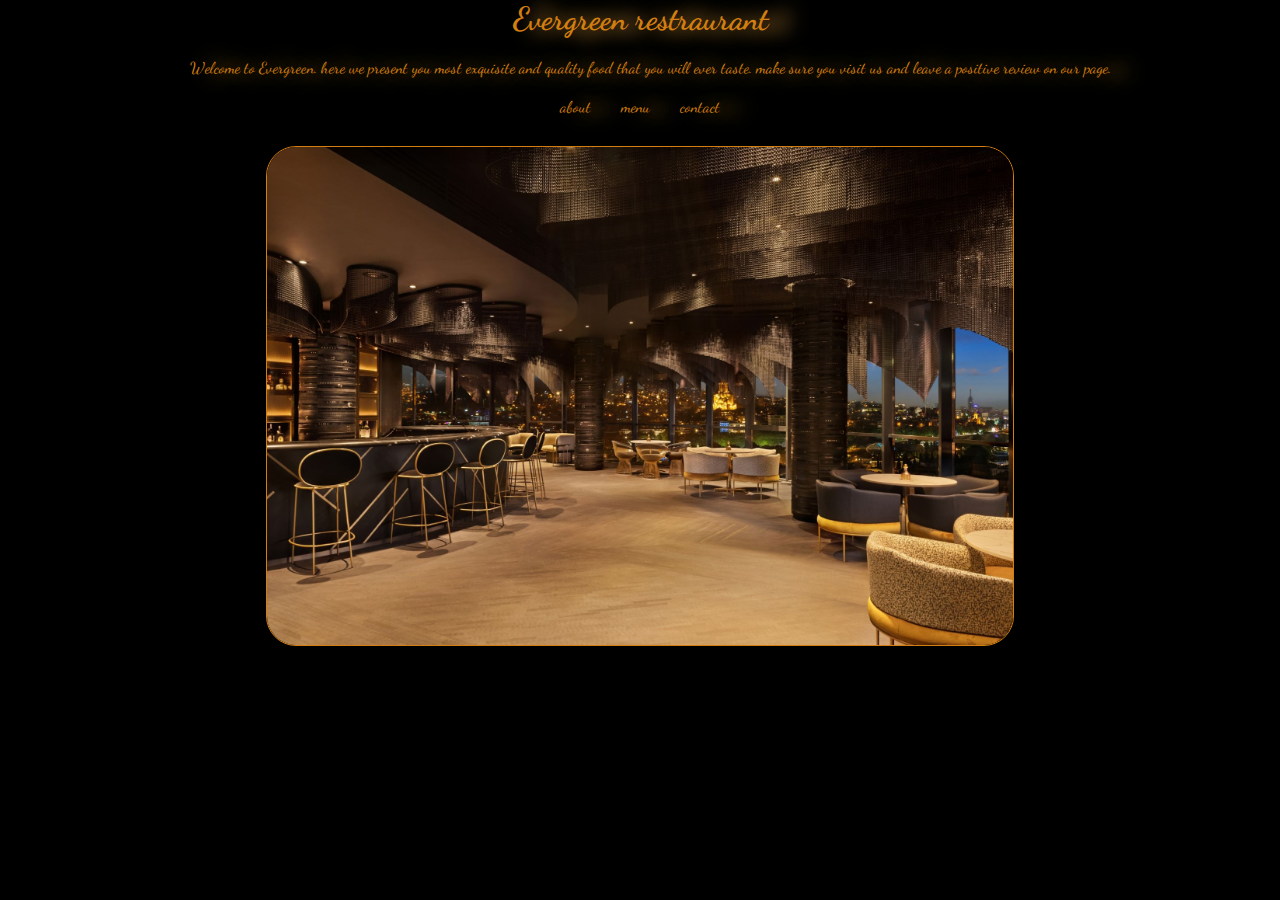
<file: exam2/index.html>
<!DOCTYPE html>
<html lang="en">
<head>
    <meta charset="UTF-8">
    <meta name="viewport" content="width=device-width, initial-scale=1.0">
    <title>evergreen homepage</title>
    <link rel="stylesheet" href="./style.css">
</head>

<body>
    <div class="title">
        <h1>Evergreen restraurant</h1>
    </div>
    <main>
        <div class="p">
            Welcome to Evergreen. here we present you most exquisite and quality food that you will ever taste. make sure you visit us and leave a positive review on our page.
        </div>
         <div class="navbar">
            <nav>
                <ul>
                    <li><a href="http://127.0.0.1:5500/exam2/about.html">about</a></li>
                    <li><a href="http://127.0.0.1:5500/exam2/menu.html">menu</a></li>
                    <li><a href="http://127.0.0.1:5500/exam2/contact.html">contact</a></li>
                </ul>
            </nav>
         </div>
        <div class="img">
            <img src="./img/lc-tbslc-chinari-bar-and-lounge185-61054-Classic-Hor.jpeg" alt="restaurant picture" class="restaurant">
        </div>
    </main>
</body>
</html>
</file>
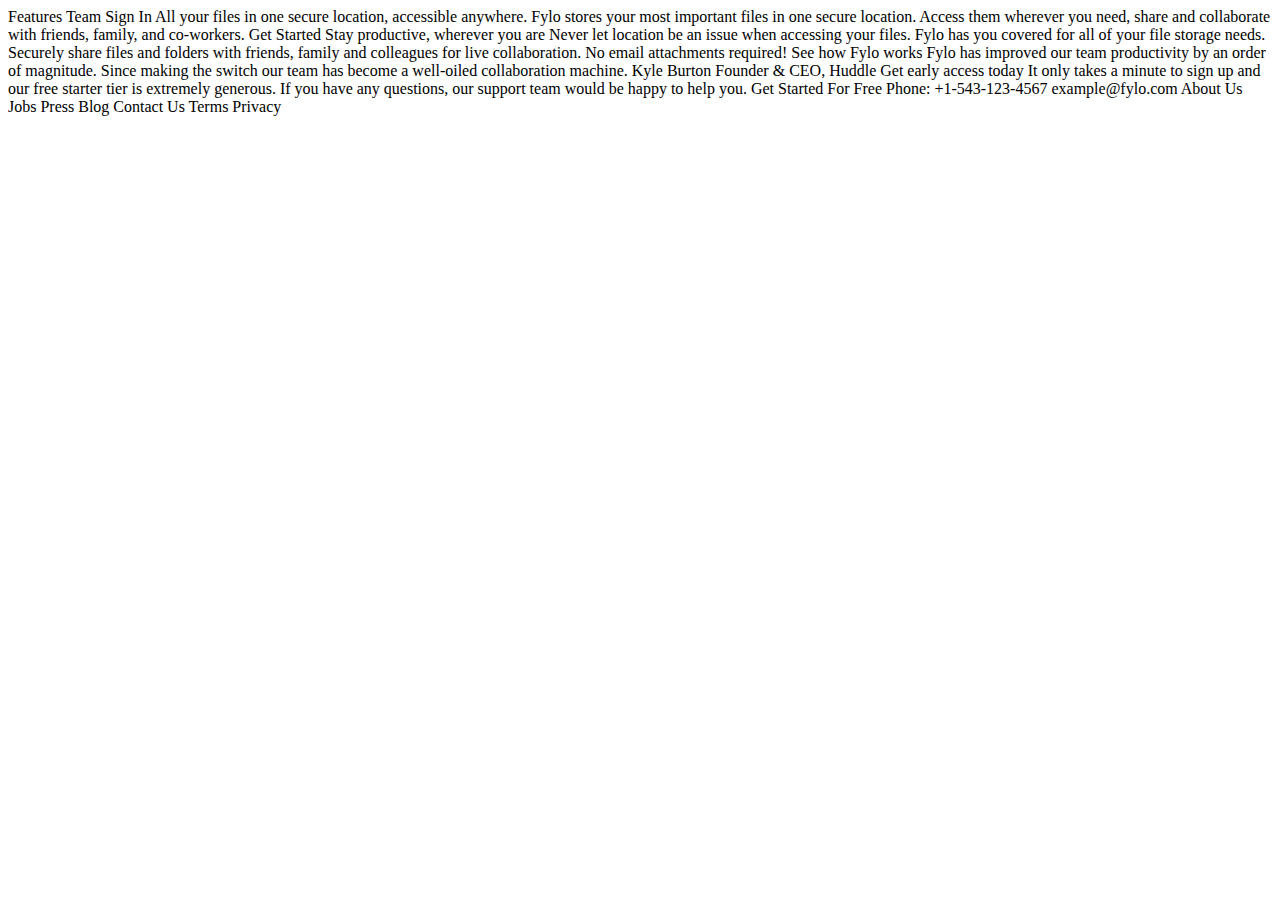
<file: exam3/index.html>
<!DOCTYPE html>
<html lang="en">
<head>
  <meta charset="UTF-8">
  <meta name="viewport" content="width=device-width, initial-scale=1.0">
  <link rel="icon" type="image/png" sizes="32x32" href="./images/favicon-32x32.png">
  <title>Leaders exam</title>
</head>
<body>
  Features
  Team
  Sign In

  All your files in one secure location, accessible anywhere.

  Fylo stores your most important files in one secure location. 
  Access them wherever you need, share and collaborate with friends, 
  family, and co-workers.

  Get Started

  Stay productive, wherever you are

  Never let location be an issue when accessing your files. Fylo has you 
  covered for all of your file storage needs.

  Securely share files and folders with friends, family and colleagues for 
  live collaboration. No email attachments required!

  See how Fylo works

  Fylo has improved our team productivity by an order of magnitude. Since 
  making the switch our team has become a well-oiled collaboration machine.

  Kyle Burton
  Founder & CEO, Huddle

  Get early access today

  It only takes a minute to sign up and our free starter tier is extremely generous. 
  If you have any questions, our support team would be happy to help you.

  Get Started For Free

  Phone: +1-543-123-4567
  example@fylo.com

  About Us
  Jobs
  Press
  Blog

  Contact Us
  Terms
  Privacy
</body>
</html>
</file>
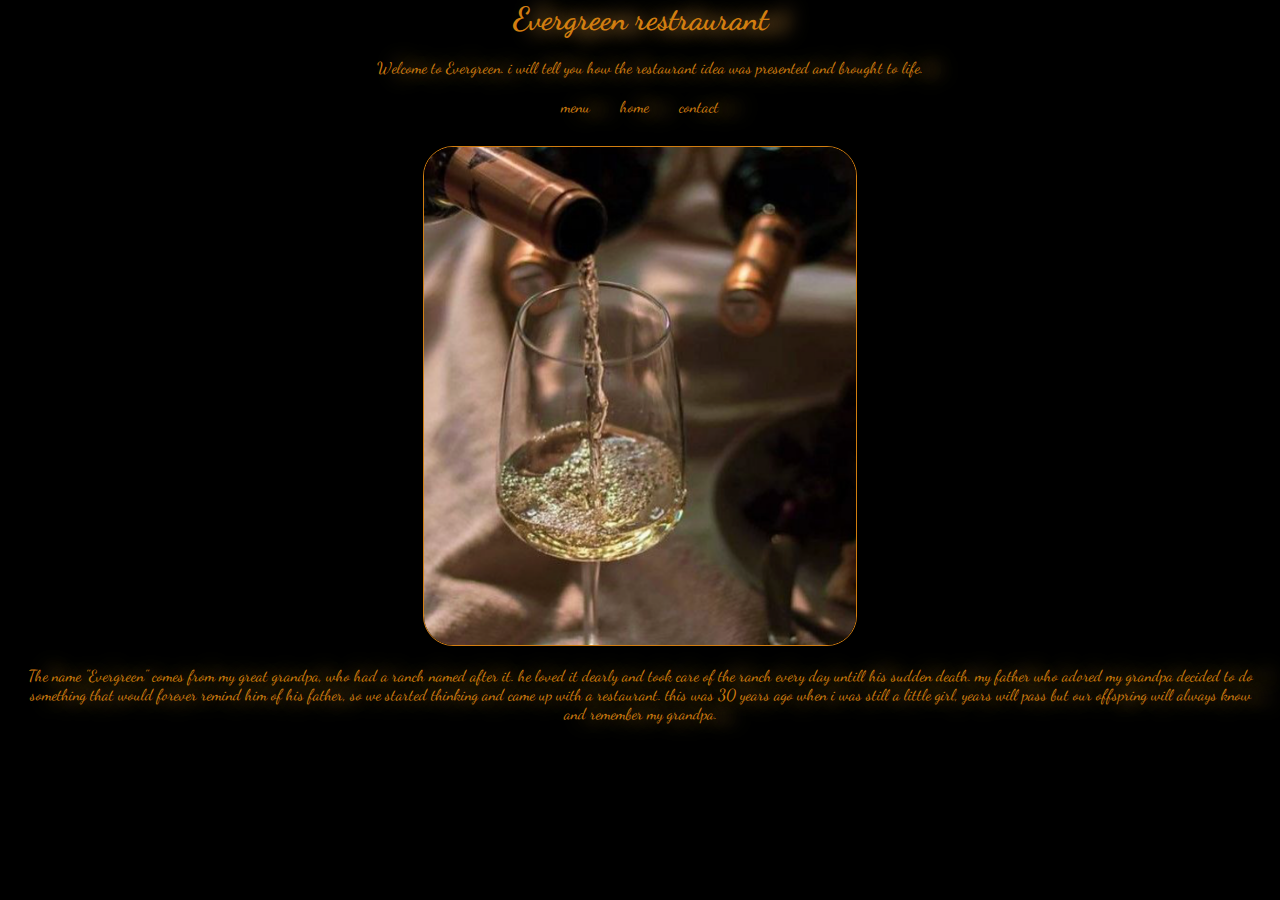
<file: exam2/about.html>
<!DOCTYPE html>
<html lang="en">
<head>
    <meta charset="UTF-8">
    <meta name="viewport" content="width=device-width, initial-scale=1.0">
    <title> restaurant aboutpage</title>
    <link rel="stylesheet" href="./style.css">
</head>
<body>
    <div class="title">
        <h1>Evergreen restraurant</h1>
    </div>
    <main>
        <div class="p">
            Welcome to Evergreen. i will tell you how the restaurant idea was presented and brought to life.  
            
        </div>
         <div class="navbar">
            <nav>
                <ul>
                    <li><a href="http://127.0.0.1:5500/exam2/menu.html">menu</a></li>
                    <li><a href="http://127.0.0.1:5500/exam2/index.html">home</a></li>
                    <li><a href="http://127.0.0.1:5500/exam2/contact.html">contact</a></li>
                </ul>
            </nav>
         </div>
        <div class="img">
            <img src="./img/2hite.png" alt="wine" class="restaurant">
        </div>
        <div class="story">
            <p>The name "Evergreen" comes from my great grandpa, who had a ranch named after it. he loved it dearly and took care of the ranch every day untill his sudden death. my father who adored my grandpa decided to do something that would forever remind him of his father, so we started thinking and came up with a restaurant. this was 30 years ago when i was still a little girl, years will pass but our offspring will always know and remember my grandpa.</p>
        </div>
</body>
</html>
</file>
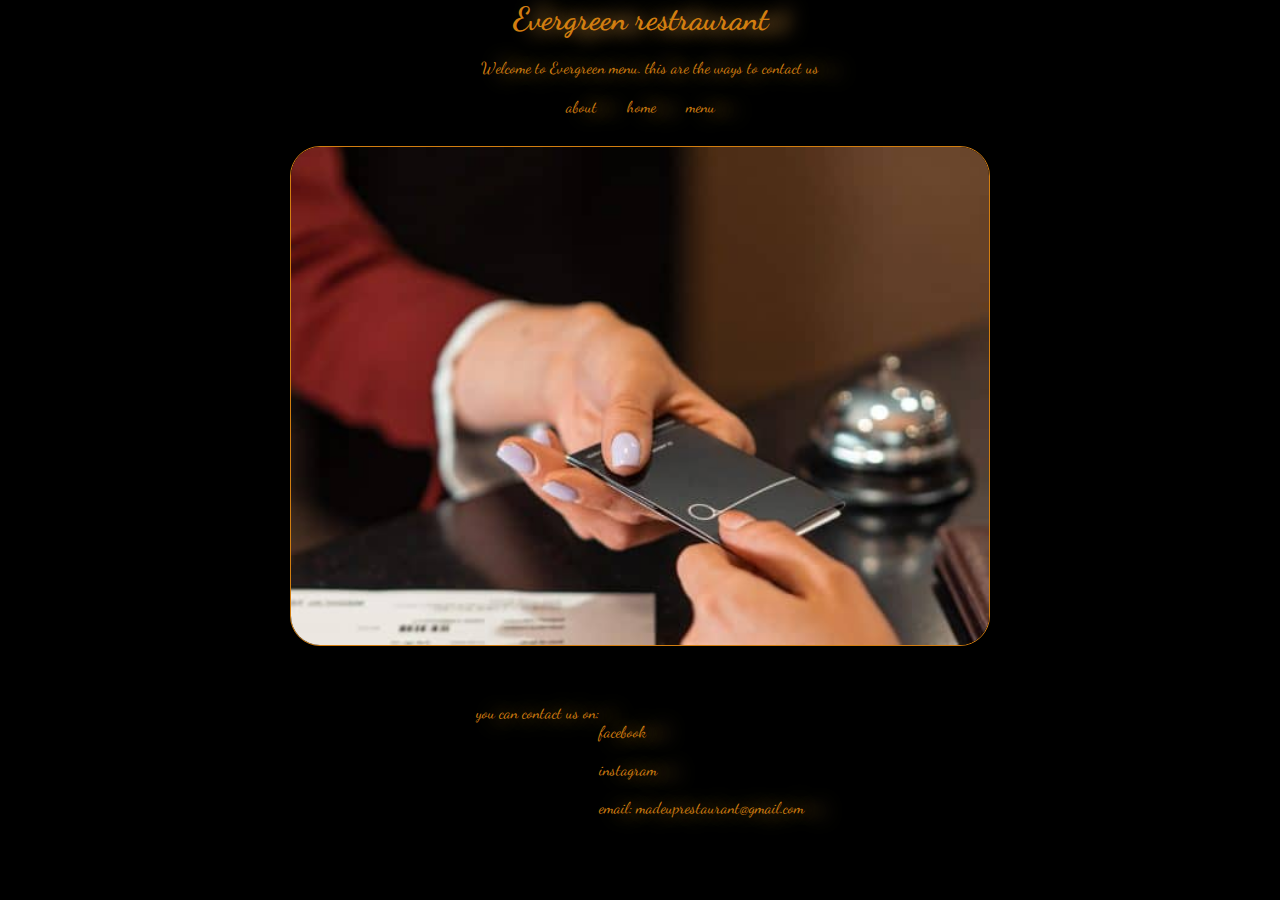
<file: exam2/contact.html>
<!DOCTYPE html>
<html lang="en">
<head>
    <meta charset="UTF-8">
    <meta name="viewport" content="width=device-width, initial-scale=1.0">
    <title>evergreen contactpage</title>
    <link rel="stylesheet" href="./style.css">
</head>
<body>
    <div class="title">
        <h1>Evergreen restraurant</h1>
    </div>
    <main>
        <div class="p">
            Welcome to Evergreen menu. 
            this are the ways to contact us
        </div>
         <div class="navbar">
            <nav>
                <ul>
                    <li><a href="http://127.0.0.1:5500/exam2/about.html">about</a></li>
                    <li><a href="http://127.0.0.1:5500/exam2/index.html">home</a></li>
                    <li><a href="http://127.0.0.1:5500/exam2/menu.html">menu</a></li>
                </ul>
            </nav>
         </div>
         <div class="img">
            <img src="./img/pexels-mikhail-nilov-7820321-2-768x410.jpg" alt="contact" class="restaurant" 
            width="700">
         </div>
         <br><br><br> 
        <div class="nav">
            <p>you can contact us on:</p>
            <nav class="idk">
                <br>
                <a href="">facebook</a>
                <br>
                <br>
                <a href="">instagram</a>
                <br>
                <br>
                <a href="">email: madeuprestaurant@gmail.com</a>
                <br>
                <br>
        </div>
            </nav>
</body>
</html>
</file>
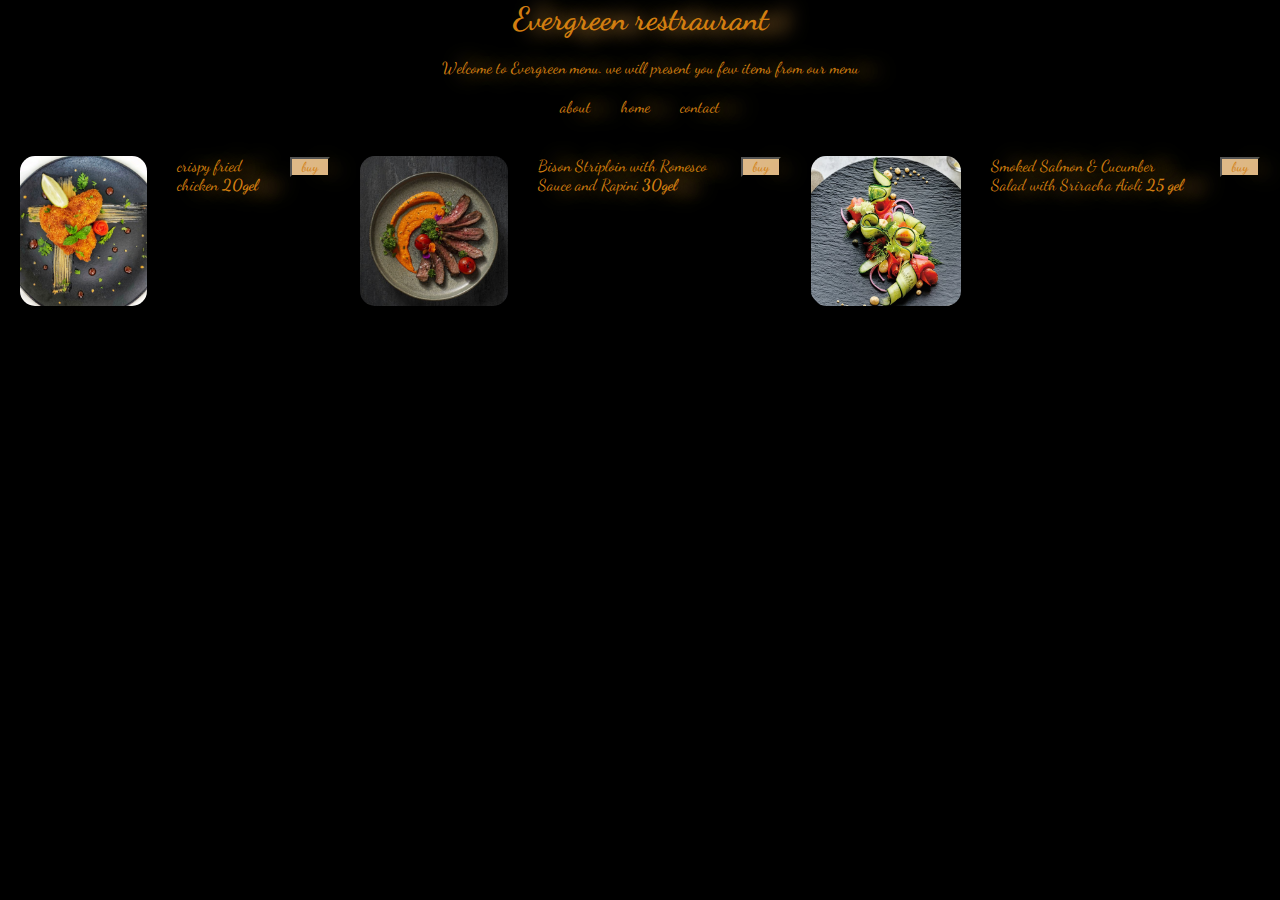
<file: exam2/menu.html>
<!DOCTYPE html>
<html lang="en">
<head>
    <meta charset="UTF-8">
    <meta name="viewport" content="width=device-width, initial-scale=1.0">
    <title>evergreen menu</title>
    <link rel="stylesheet" href="./style.css">
</head>
<body>
    <div class="title">
        <h1>Evergreen restraurant</h1>
    </div>
    <main>
        <div class="p">
            Welcome to Evergreen menu. 
            we will present you few items from our menu
        </div>
         <div class="navbar">
            <nav>
                <ul>
                    <li><a href="http://127.0.0.1:5500/exam2/about.html">about</a></li>
                    <li><a href="http://127.0.0.1:5500/exam2/index.html">home</a></li>
                    <li><a href="http://127.0.0.1:5500/exam2/contact.html">contact</a></li>
                </ul>
            </nav>
         </div>
        <div class="fooddiv">
            <img src="./img/ Crispy Fried Chicken Breast 6.53.37 PM.png" alt="chicken" class="food">
            <p>crispy fried chicken <b>20gel</b></p>
            <a href=""><button>buy</button></a>


            <img src="./img/Bison Striploin with Romesco Sauce and Rapini.png" alt="bison" class="food">
            <p>Bison Striploin with Romesco Sauce and Rapini <b>30gel</b></p>
            <a href=""><button>buy</button></a>

            <img src="./img/ Smoked Salmon & Cucumber Salad with Sriracha Aioli 6.53.37 PM.png" alt="salmon" class="food">
            <p>Smoked Salmon & Cucumber Salad with Sriracha Aioli <b>25 gel</b></p>
            <a href=""><button>buy</button></a>
        </div>
</body>
</html>
</file>
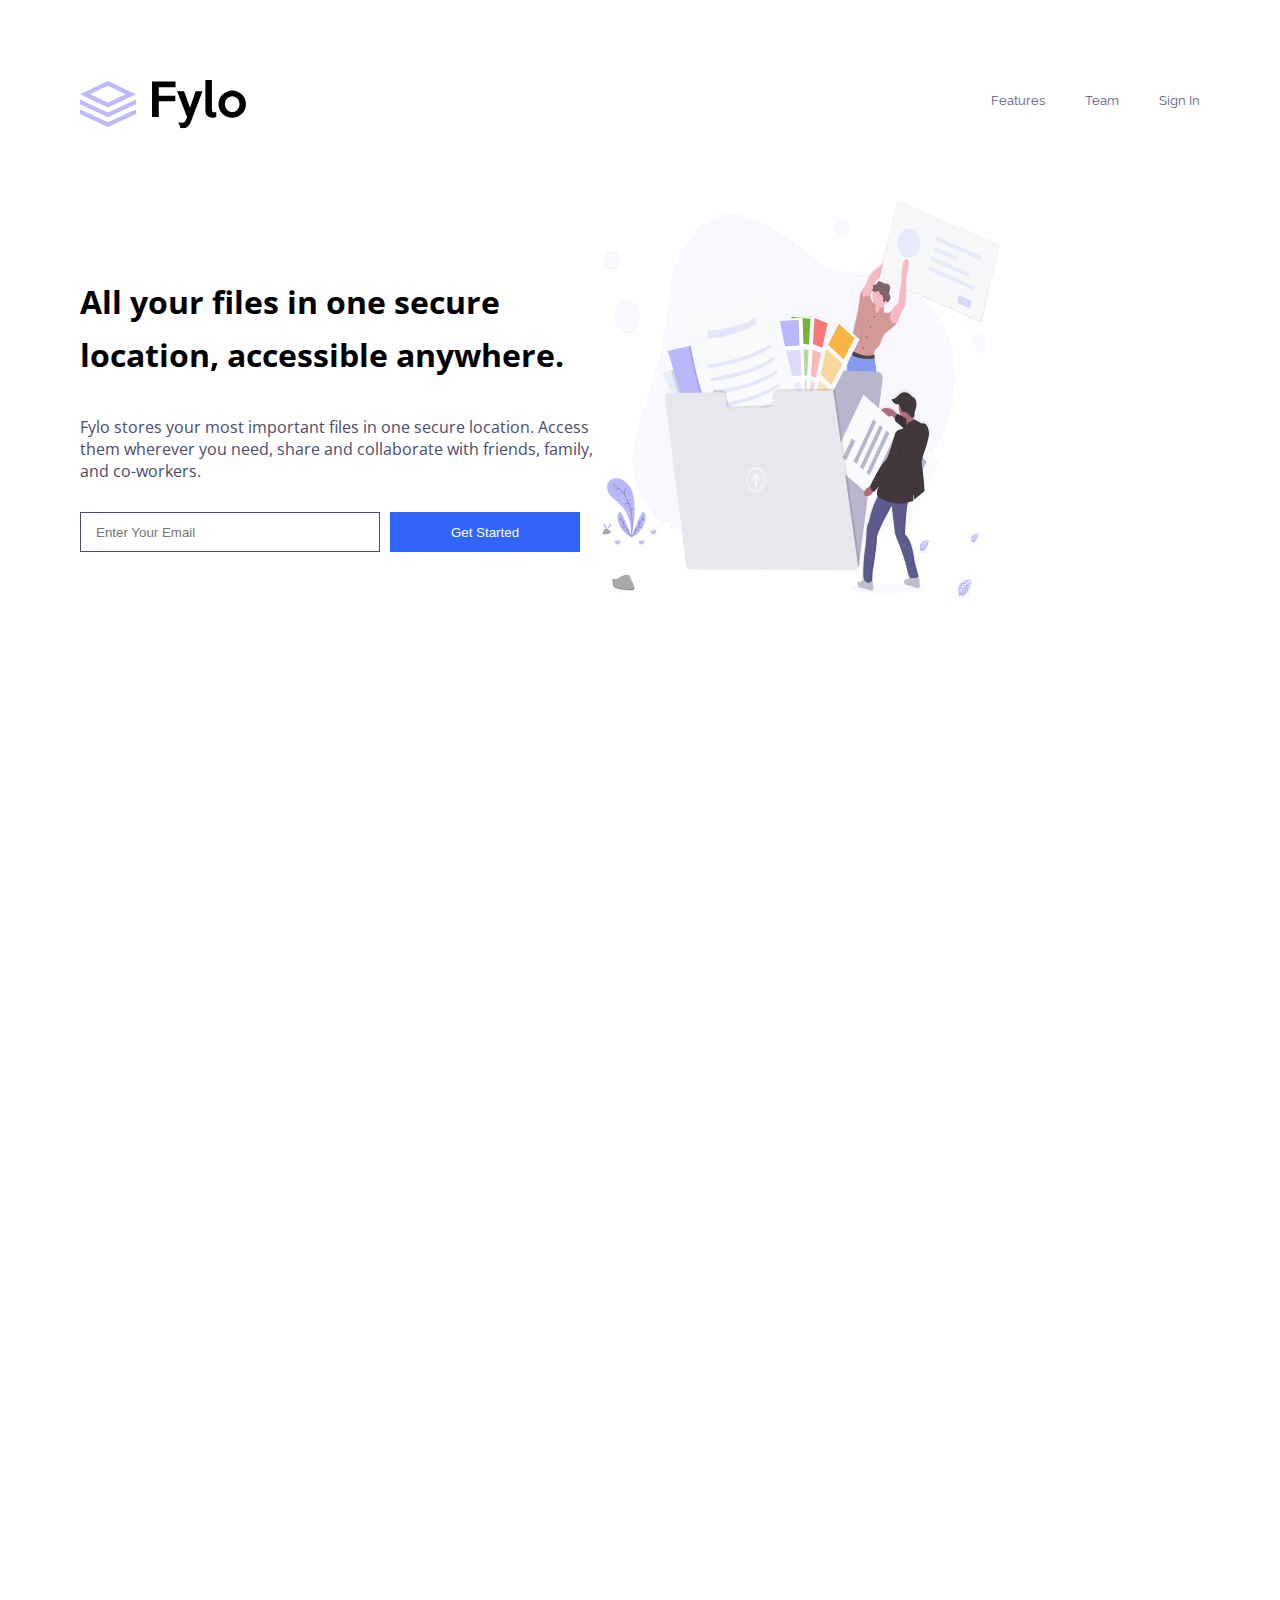
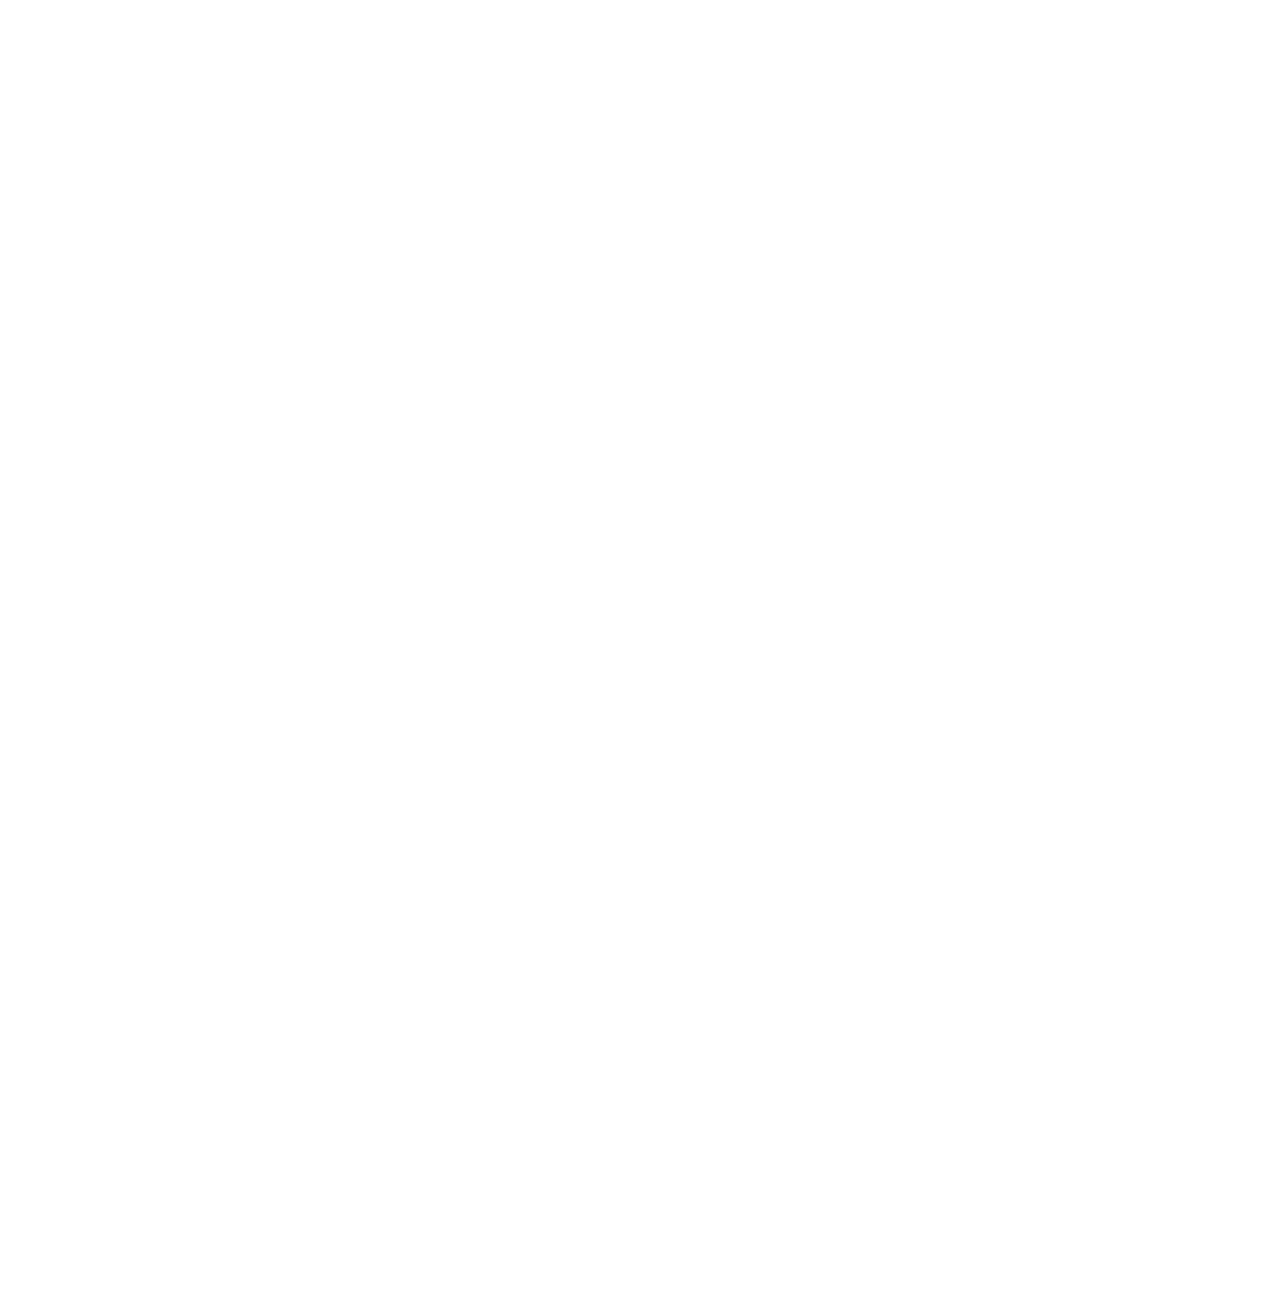
<file: exam3/index2.html>
<!DOCTYPE html>
<html lang="en">
<head>
    <meta charset="UTF-8">
    <meta name="viewport" content="width=device-width, initial-scale=1.0">
    <title>Document</title>
    <link rel="stylesheet" href="./style.css">
</head>
<body>
    <header>
        <div class="logo-div">
            <img src="./images/logo.svg" alt="">
        </div>
        <nav>
            <a href="#">Features</a>
            <a href="#">Team</a>
            <a href="#">Sign In</a>
        </nav>
    </header>
    <main>
        <div class="text">
            <div class="h1-div">
               <h1> All your files in one secure</h1>  <h1>location, accessible anywhere.</h1>
            </div>
            <div class="p-div">
                <p>
                    Fylo stores your most important files in one secure location. 
                    Access them wherever you need, share and collaborate with friends, 
                    family, and co-workers.
                </p>
            </div>
            <form>
                <input type="email" placeholder="Enter Your Email">
                <button>Get Started</button>
            </form>
        </div>
        
        <div class="photo-container">
            <img src="./images/illustration-1.svg" alt="">
        </div>
    </main>
    <section>

        <div class="main-container">
            <div class="curve1">
                <img src="./images/bg-curve-desktop.svg" alt="" class="curve">
            </div>
            <div class="text-cont">
                <h1>Stay productive, wherever you are</h1>
    
                <p>
                    Never let location be an issue when accessing your files. Fylo has you 
                    covered for all of your file storage needs.
                </p>
    
                <p>
    
                    Securely share files and folders with friends, family and colleagues for 
                    live collaboration. No email attachments required!
                </p>
                <div class="green">
                    <p class="green-p">
                        See how Fylo works
                        
                    </p>
                    <img src="./images/icon-arrow.svg" alt="">
                </div>
            </div>
            <div class="card">
                <h1>"</h1>
                <p>Fylo has improved our team productivity</p>
                <p>by an order of magnitude. Since making the</p>
                <p>switch our team has become a well-oiled</p>
                <p>collaboration machine.</p>  
                
                <div class="pfp">
                    <img src="./images/avatar-testimonial.jpg" alt="">
                    <div class="txt">
                        <b>Kyle Burton</b>
                        <p>Founder & CEO, Huddle</p>
                    </div>
                </div>
            </div>
    
        </div>
        <div class="img-container">
            <img src="./images/illustration-2.svg" alt="">
        </div>
    </section>
    <footer>
        <div class="footer1">
            <div class="txt2">
                <h1>Get early access today</h1>
                <p>It only takes a minute to sign up and our free starter tier is</p>
                <p>xtremely generous. 
                    If you have any questions, our support team
                </p>
                <p>
                    would be happy to help you.
                </p>
            </div>
            <div class="input2">
                <input type="email" placeholder="Enter Your Email">
                <button>Get Started For Free</button>
            </div>
        </div>
        <div class="footer2">
            <div class="logo-div1">
                <img src="./images/logo.svg" alt="">
            </div>
            <div class="texts">
                <div class="idk">
                    <img src="./images/icon-phone.svg" alt="">
                    <p>Phone: +1-543-123-4567</p>
                    <img src="./images/icon-email.svg" alt="">
                    <p>example@fylo.com</p>
                </div>
                <div>
                    <p> About Us</p>
                    <p>Jobs</p>
                    <p>Press</p>
                    <p>Blog</p>
                </div>
                <div>
                    <p>Contact Us</p>
                    <p>Terms</p>
                    <p>Privacy</p>
                </div>
            </div>
        </div>
    </footer>
</body>
</html>
</file>
<file: exam2/style.css>
@import url('https://fonts.googleapis.com/css2?family=Dancing+Script:wght@400..700&display=swap');

*{
    padding: 0;
    margin: 0;
    box-sizing: border-box;
    color: rgb(210, 126, 16);
    font-family: "Dancing Script", serif;
    text-shadow: 20px 0px 20px rgb(255, 177, 74);
}
body{
    background-color: black;
}
 

.title{
    text-align: center;
}
.p{
    padding-top: 20px;
    padding-left: 20px;
    text-align: center;
}

.img{
    padding-top: 30px;
    display: flex;
    justify-content: center;
}

.restaurant{
    
    border:1px solid;
    border-radius: 30px;
    height:500px;
    object-fit: cover;
}

nav ul{
    
    display: flex;
    gap:30px;
    margin: 0;
    padding:0;
    list-style: none;
    justify-content: center;
    
}
nav ul a{
    padding-top: 20px;
    text-decoration: none;
    transition: 0.3s;
}
nav ul a:hover{
    color: rgb(39, 39, 241);
}


nav li {
    display: flex;
    justify-content: center;
    gap:30px;
    list-style: none;
}

.food{
    height: 150px;
    width:150px;
    border-radius:15px;
     
}
.fooddiv{
    padding:20px;
    padding-top: 40px;
    justify-content: center;
    display: flex;
    gap:30px;
}
button{
    background-color: burlywood;
    height:20px;
    width:40px
}

.story{
     
    padding-top: 30px;
    padding: 20px;
    text-align: center;
}


.nav{
    display: flex;
    justify-content: center;
    transition: 0.3s;
}
.idk a{
    text-decoration: none;
    transition: 0.3s;
}

.idk a:hover{
    color:  rgb(39, 39, 241);
}
</file>
<file: exam3/style.css>
@import url('https://fonts.googleapis.com/css2?family=Raleway:ital,wght@0,100..900;1,100..900&display=swap');
@import url('https://fonts.googleapis.com/css2?family=Open+Sans:ital,wght@0,300..800;1,300..800&display=swap');

*{
    padding: 0;
    margin: 0;
    box-sizing: border-box;
}

html, body {
    overflow-x: hidden;
    width: 100%;
}

body{
    height: 100vh;
    font-family: "Open Sans", serif;
    overflow-x: hidden;
}

main{
    height: 100%;
    width: 1000px;
    display: flex;
    flex-direction: row;
    justify-content: space-between;
}

header{
    font-family: "Raleway", serif;
    height: 200px;
    width: 100%;
    display: flex;
    flex-direction: row;
    justify-content: space-between;
    padding:80px;
}

nav{
    display: flex;
    justify-content: center;
    align-items: center;
    gap: 40px;
}

nav a{
    text-decoration: none;
    color:hsl(238, 22%, 44%);
    font-size: 13px;
}


.text{
    display: flex;
    flex-direction: column;
    width: 600px;
    height: 300px;
    padding-left:80px;
    padding-top: 80px;
   
}

.text h1{
    padding-bottom: 10px;
}

.text p{
    padding-top: 30px;
    color:hsl(240, 18%, 36%);
    padding-bottom: 30px;
}

.photo-container img{
    
    height: 400px;
    width: 400px;
}

form{
    height: 200px;
    width: 500px;
    display: flex;
    justify-content: center;
    align-items: row;
    flex-wrap: wrap;
    
}

form input{
    width: 300px;
    height: 40px;
    border: 1.5px solid hsl(240, 18%, 36%);
    padding: 15px;
}

form button{
    width: 190px;
    height: 40px;
    margin-left: 10px;
    background-color:  hsl(224, 93%, 58%);
    color: white;
    border: none;
}


section{
    height: 100vh;
    width: 100%;
    display: flex;
    justify-content: space-between;
    align-items: center;
    flex-direction: row;
   background-color: rgb(249, 248, 254); 
}


.img-container img{
    height: 400px;
    width: 400px;
}


.main-container{
    height: 100%;
    width: 50%;
    display: flex;
    flex-direction: column;
    justify-content: center;
    align-items: center;
    padding-left: 80px;
    padding-bottom: 200px;
}

.text-cont h1{
    padding-top: 40px;
    padding-bottom: 35px;
}

.text-cont p{
    font-size: 13px;
    padding-bottom: 10px;
    color:hsl(240, 18%, 36%);
}

.green{
    height: 30px;
    width: 200px;
    display: flex;
    justify-content: center;
    align-items: center;
    padding-right: 57px;

}

.green:hover{
    text-decoration: underline;
    text-decoration-color: hsl(170, 45%, 43%);
}

.green img{
    padding-bottom: 8px;
    padding-left: 8px;
}


.text-cont .green-p{
    color: hsl(170, 45%, 43%);
}


.card{
    width: 350px;
    height:230px;
    display: flex;
    flex-direction: column;
    background-color: white;
    padding : 25px;
    margin-right: 70px;
    border: 1px rgb(159, 158, 158);
    box-shadow: 10px 0px 5px rgb(225, 223, 223);
}


.card p{
    font-size: 13px;
    padding-bottom: 3px;
   
}


.pfp{
    padding-top: 20px;
    display: flex;
    flex-direction:row;
}

.card img{
    height: 40px;
    width: 40px;
    border-radius: 50%;
    margin-right: 10px;
}



.main-container .curve1{
    height: 300px;
    width: 100%;
    display: flex;
    justify-content: center;
    align-items: center;
    margin-left: auto;
    margin-right: auto;
    display: block;
    padding-bottom: 55px;
}

footer{
    height: 100vh;
    width: 100%;
}

.footer1{
    height: 50%;
    width: 100%;
    display: flex;
    justify-content: space-between;
    align-items: center;
    flex-direction: row;
    background-color: rgb(87, 89, 133);
    color: white;
}

.input2{
    display: flex;
    flex-direction: column;
    margin-right: 20px;
}


.footer1 input{
    width: 300px;
    height: 40px;
    border: 1.5px solid hsl(240, 18%, 36%);
    padding: 15px;
}

.footer1 button{
    width: 190px;
    height: 40px;
    margin-top: 40px;
    background-color:  hsl(224, 93%, 58%);
    color: white;
    border: none;

}

button:hover{
    background-color:  hsl(224, 90%, 64%);
    cursor: pointer;
}

.txt2{
    padding: 80px;
}


.txt2 h1{
    padding-bottom: 35px;
}

.txt2 p{
    padding-top: 5px;
    font-size: 13px;
}



.footer2{
    padding: 20px;
    height: 50%;
    width: 100%;
    display: flex;
    justify-content: space-between;
    align-items: center;
    flex-direction: row;
    background-color: rgb(6,4, 56);
    color: white;
}


.texts{
    display: flex;

    height: 50%;
    width: 100%;
    justify-content: space-evenly;
    align-items: center;
    flex: row;

}


.texts div img{
    height: 20px;
    width: 20px;
}


.logo-div1{
    margin-bottom: 160px;
}
</file>
